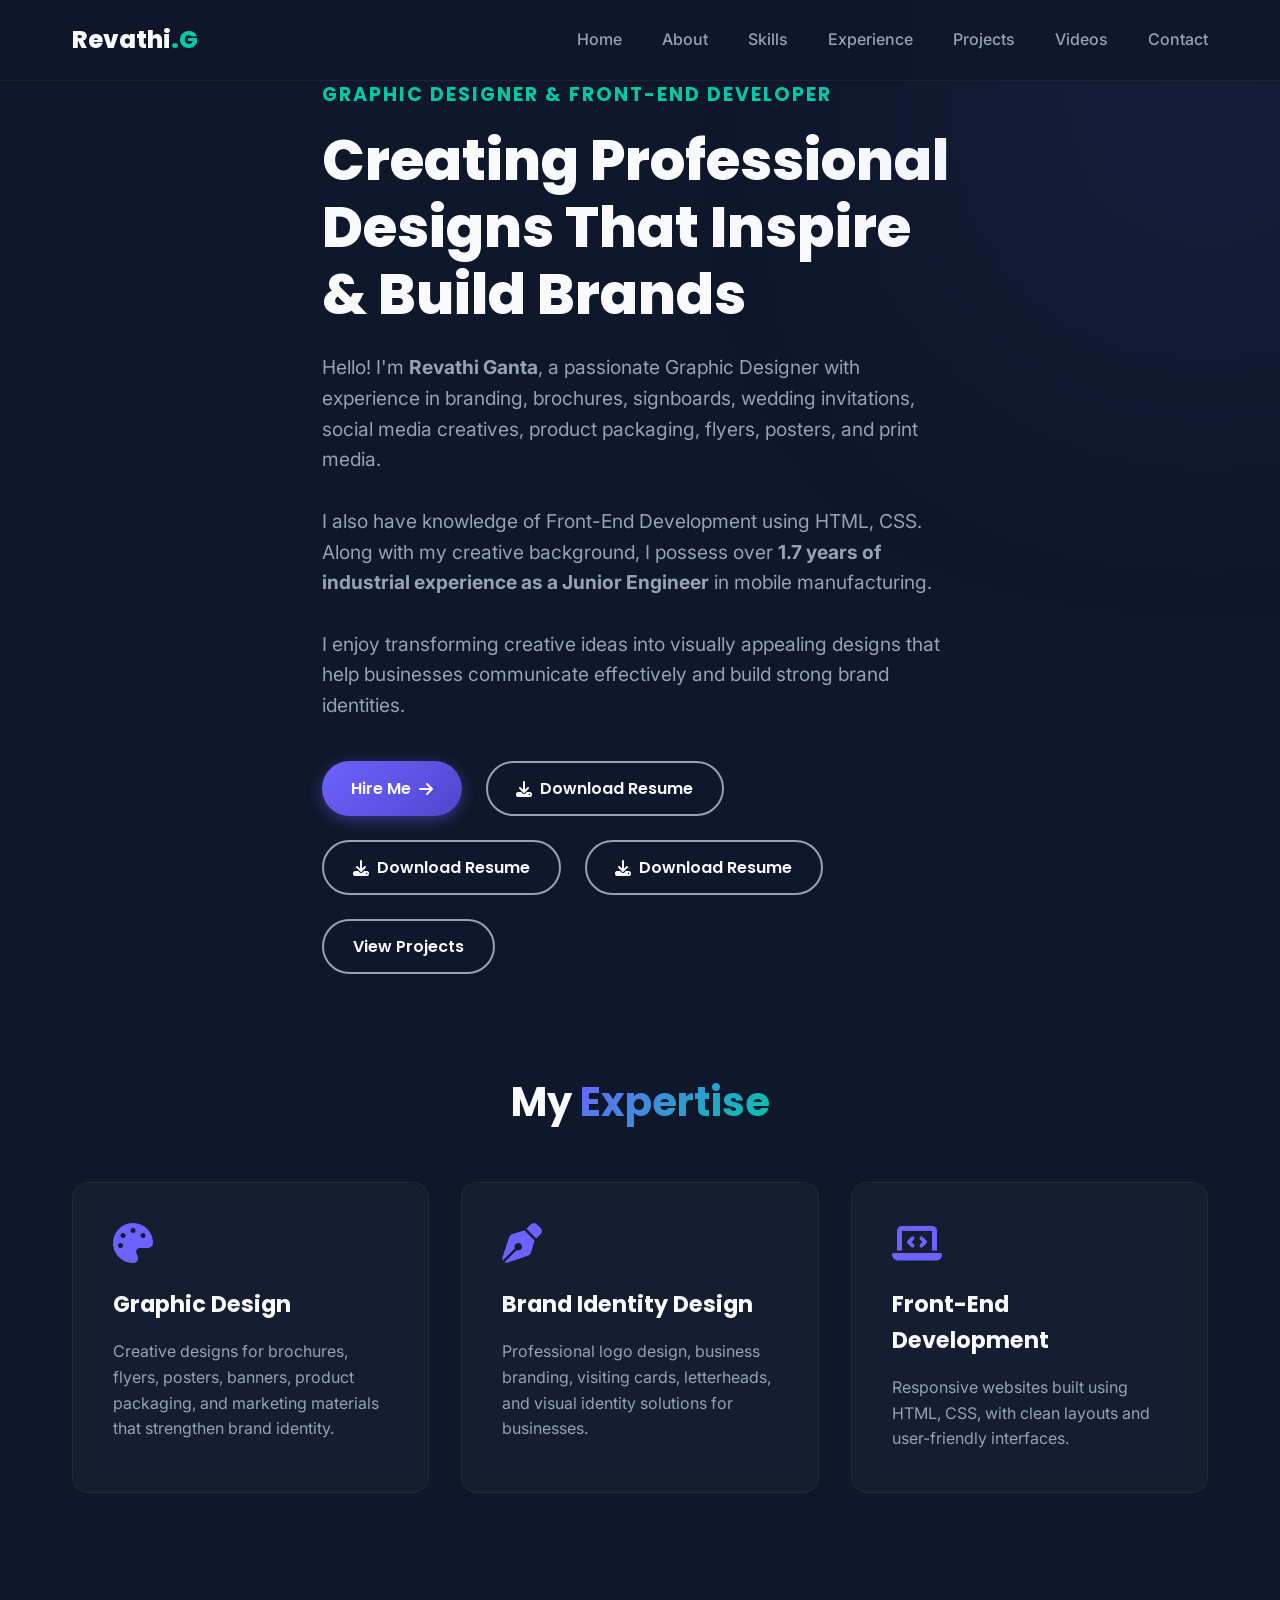
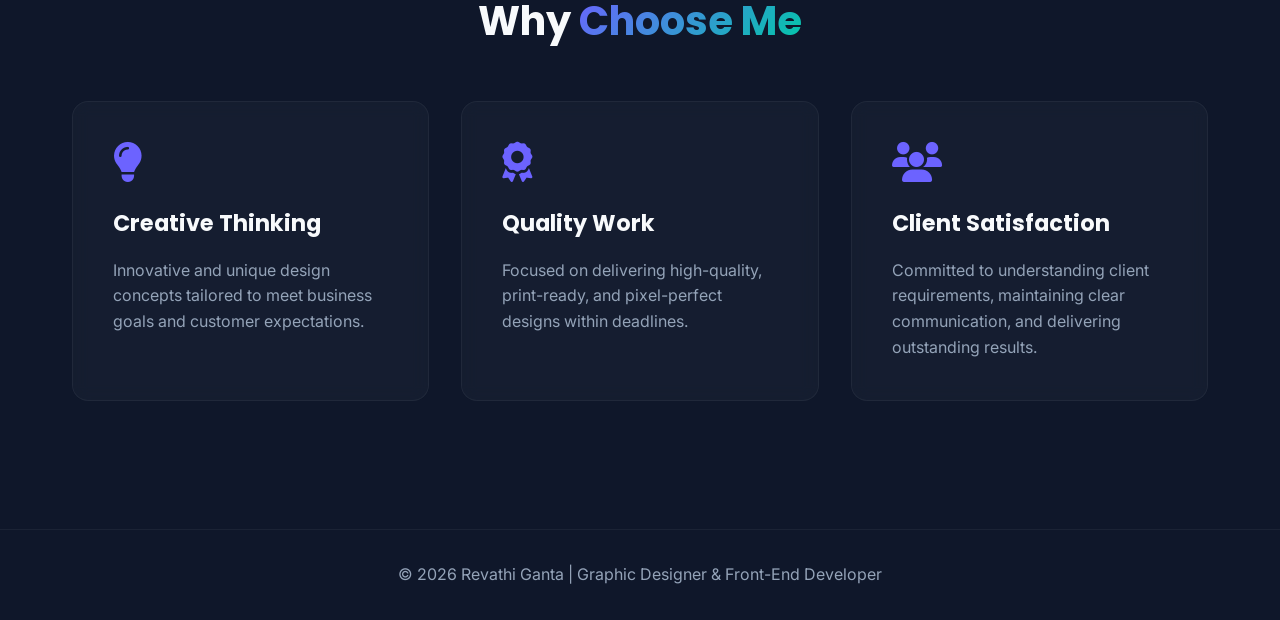
<file: index.html>
<!DOCTYPE html>
<html lang="en">
<head>
    <meta charset="UTF-8">
    <meta name="viewport" content="width=device-width, initial-scale=1.0">
    <meta name="description" content="Portfolio of Revathi Ganta, Creative Graphic Designer and Front-End Developer from Andhra Pradesh, India.">
    <title>Revathi Ganta | Graphic Designer Portfolio</title>
    <link rel="stylesheet" href="style.css">
    <link rel="stylesheet" href="https://cdnjs.cloudflare.com/ajax/libs/font-awesome/6.4.0/css/all.min.css">
</head>
<body>

<nav class="navbar">
    <div class="container">
        <a href="index.html" class="logo">Revathi<span>.G</span></a>

        <ul class="nav-links">
    <li><a href="index.html">Home</a></li>
    <li><a href="about.html">About</a></li>
    <li><a href="skills.html">Skills</a></li>
    <li><a href="experience.html">Experience</a></li>
    <li><a href="projects.html">Projects</a></li>

    <!-- కొత్తది -->
    <li><a href="videos.html">Videos</a></li>

    <li><a href="contact.html">Contact</a></li>
</ul>

        <div class="menu-toggle" id="mobile-menu">
            <span></span>
            <span></span>
            <span></span>
        </div>
    </div>
</nav>

<!-- HERO SECTION -->
<section class="hero">
    <div class="container hero-content">
        <h3>GRAPHIC DESIGNER & FRONT-END DEVELOPER</h3>
        <h1>Creating Professional Designs That Inspire & Build Brands</h1>
        <p>
            Hello! I'm <strong>Revathi Ganta</strong>, a passionate Graphic Designer with experience in
            branding, brochures, signboards, wedding invitations, social media creatives,
            product packaging, flyers, posters, and print media.
            <br><br>
            I also have knowledge of Front-End Development using HTML, CSS.
            Along with my creative background, I possess over <strong>1.7 years of industrial
            experience as a Junior Engineer</strong> in mobile manufacturing.
            <br><br>
            I enjoy transforming creative ideas into visually appealing designs that help
            businesses communicate effectively and build strong brand identities.
        </p>

        <div class="hero-btns">
            <a href="contact.html" class="btn btn-primary">
                Hire Me <i class="fas fa-arrow-right"></i>
            </a>

            <!-- ఇక్కడ క్లాస్ సింటాక్స్ ఫిక్స్ చేసాము -->
            <a href="./Resume/Revathi_Resume1.pdf" class="btn btn-secondary" download>
                <i class="fas fa-download"></i> Download Resume
            </a>
            <a href="./Resume/Revathi_Resume2.pdf" class="btn btn-secondary" download>
                <i class="fas fa-download"></i> Download Resume
            </a>
            <a href="./Resume/Revathi_Resume3.pdf" class="btn btn-secondary" download>
                <i class="fas fa-download"></i> Download Resume
            </a>

            <a href="projects.html" class="btn btn-secondary">
                View Projects
            </a>
        </div>
    </div>
</section>

<!-- EXPERTISE SECTION -->
<section class="container">
    <h2 class="section-title">My <span>Expertise</span></h2>
    <div class="grid-3">
        <div class="card">
            <i class="fas fa-palette"></i>
            <h3>Graphic Design</h3>
            <p>Creative designs for brochures, flyers, posters, banners, product packaging, and marketing materials that strengthen brand identity.</p>
        </div>

        <div class="card">
            <i class="fas fa-pen-nib"></i>
            <h3>Brand Identity Design</h3>
            <p>Professional logo design, business branding, visiting cards, letterheads, and visual identity solutions for businesses.</p>
        </div>

        <div class="card">
            <i class="fas fa-laptop-code"></i>
            <h3>Front-End Development</h3>
            <p>Responsive websites built using HTML, CSS, with clean layouts and user-friendly interfaces.</p>
        </div>
    </div>
</section>

<!-- WHY CHOOSE ME SECTION -->
<section class="container">
    <h2 class="section-title">Why <span>Choose Me</span></h2>
    <div class="grid-3">
        <div class="card">
            <i class="fas fa-lightbulb"></i>
            <h3>Creative Thinking</h3>
            <p>Innovative and unique design concepts tailored to meet business goals and customer expectations.</p>
        </div>

        <div class="card">
            <i class="fas fa-award"></i>
            <h3>Quality Work</h3>
            <p>Focused on delivering high-quality, print-ready, and pixel-perfect designs within deadlines.</p>
        </div>

        <div class="card">
            <i class="fas fa-users"></i>
            <h3>Client Satisfaction</h3>
            <p>Committed to understanding client requirements, maintaining clear communication, and delivering outstanding results.</p>
        </div>
    </div>
</section>

<footer>
    <p>© 2026 Revathi Ganta | Graphic Designer & Front-End Developer</p>
</footer>

<div class="scroll-top" id="scrollTopBtn">
    <i class="fas fa-arrow-up"></i>
</div>

<!-- జావాస్క్రిప్ట్ పాత్ కరెక్ట్ చేసాము -->
<script src="./script.js"></script>
</body>
</html>
</file>
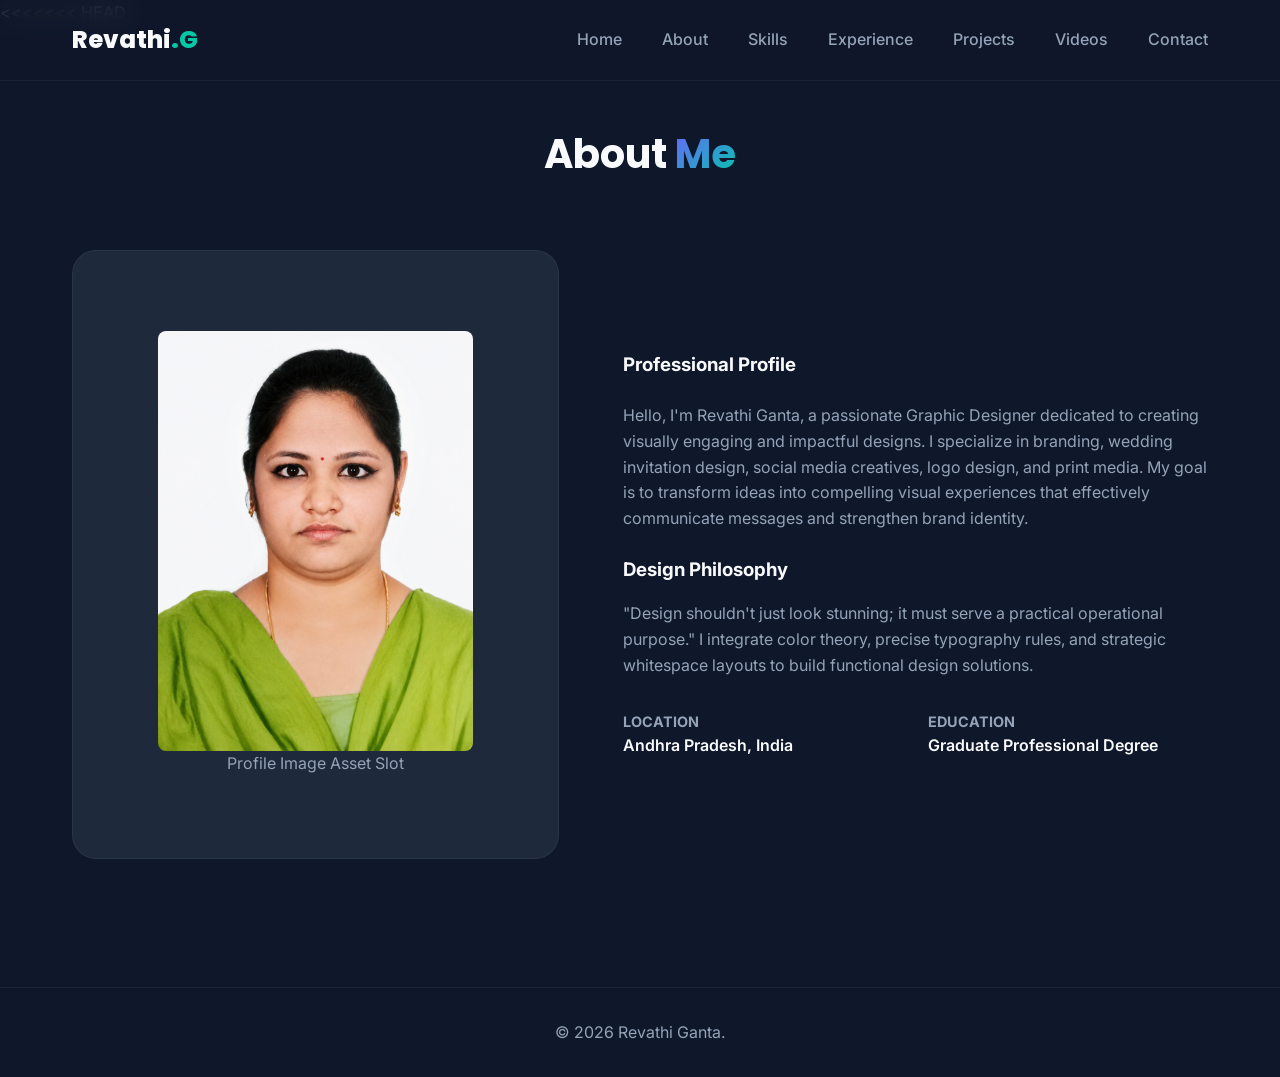
<file: about.html>
<<<<<<< HEAD
<!DOCTYPE html>
<html lang="en">
<head>
    <meta charset="UTF-8">
    <meta name="viewport" content="width=device-width, initial-scale=1.0">
    <title>About Me | Revathi Ganta</title>
    <link rel="stylesheet" href="style.css">
    <link rel="stylesheet" href="https://cdnjs.cloudflare.com/ajax/libs/font-awesome/6.4.0/css/all.min.css">
</head>
<body>
    <nav class="navbar">
    <div class="container">
        <a href="index.html" class="logo">Revathi<span>.G</span></a>
        <ul class="nav-links">
    <li><a href="index.html">Home</a></li>
    <li><a href="about.html">About</a></li>
    <li><a href="skills.html">Skills</a></li>
    <li><a href="experience.html">Experience</a></li>
    <li><a href="projects.html">Projects</a></li>

    <!-- కొత్తది -->
    <li><a href="videos.html">Videos</a></li>

    <li><a href="contact.html">Contact</a></li>
</ul>
        <div class="menu-toggle" id="mobile-menu">
            <span></span>
            <span></span>
            <span></span>
        </div>
    </div>
</nav>

    <main class="container">
        <h2 class="section-title">About <span>Me</span></h2>
        <div class="about-grid">
            <div class="about-img-wrapper">
                <div class="about-img-placeholder">
                    <img src="Revathi Photo/revathi photo.png" alt="Revathi Ganta" style="width: 100%; height: 420px; border-radius: 8px; object-fit: cover;">
                    <p>Profile Image Asset Slot</p>
                </div>
            </div>
            <div>
                <h3>Professional Profile</h3>
                <p style="margin: 1.5rem 0; color: var(--text-muted);">
                    Hello, I'm Revathi Ganta, a passionate Graphic Designer dedicated to creating visually engaging and impactful designs. I specialize in branding, wedding invitation design, social media creatives, logo design, and print media. My goal is to transform ideas into compelling visual experiences that effectively communicate messages and strengthen brand identity.
                </p>
                
                <h3>Design Philosophy</h3>
                <p style="margin: 1rem 0; color: var(--text-muted);">
                    "Design shouldn't just look stunning; it must serve a practical operational purpose." I integrate color theory, precise typography rules, and strategic whitespace layouts to build functional design solutions.
                </p>

                <div class="info-list">
                    <div class="info-item"><h4>Location</h4><p>Andhra Pradesh, India</p></div>
                    <div class="info-item"><h4>Education</h4><p>Graduate Professional Degree</p></div>
                    
                </div>
            </div>
        </div>
    </main>

    <footer>
        <p>&copy; 2026 Revathi Ganta.</p>
    </footer>

    <script src="./script.js"></script>
</body>
</file>
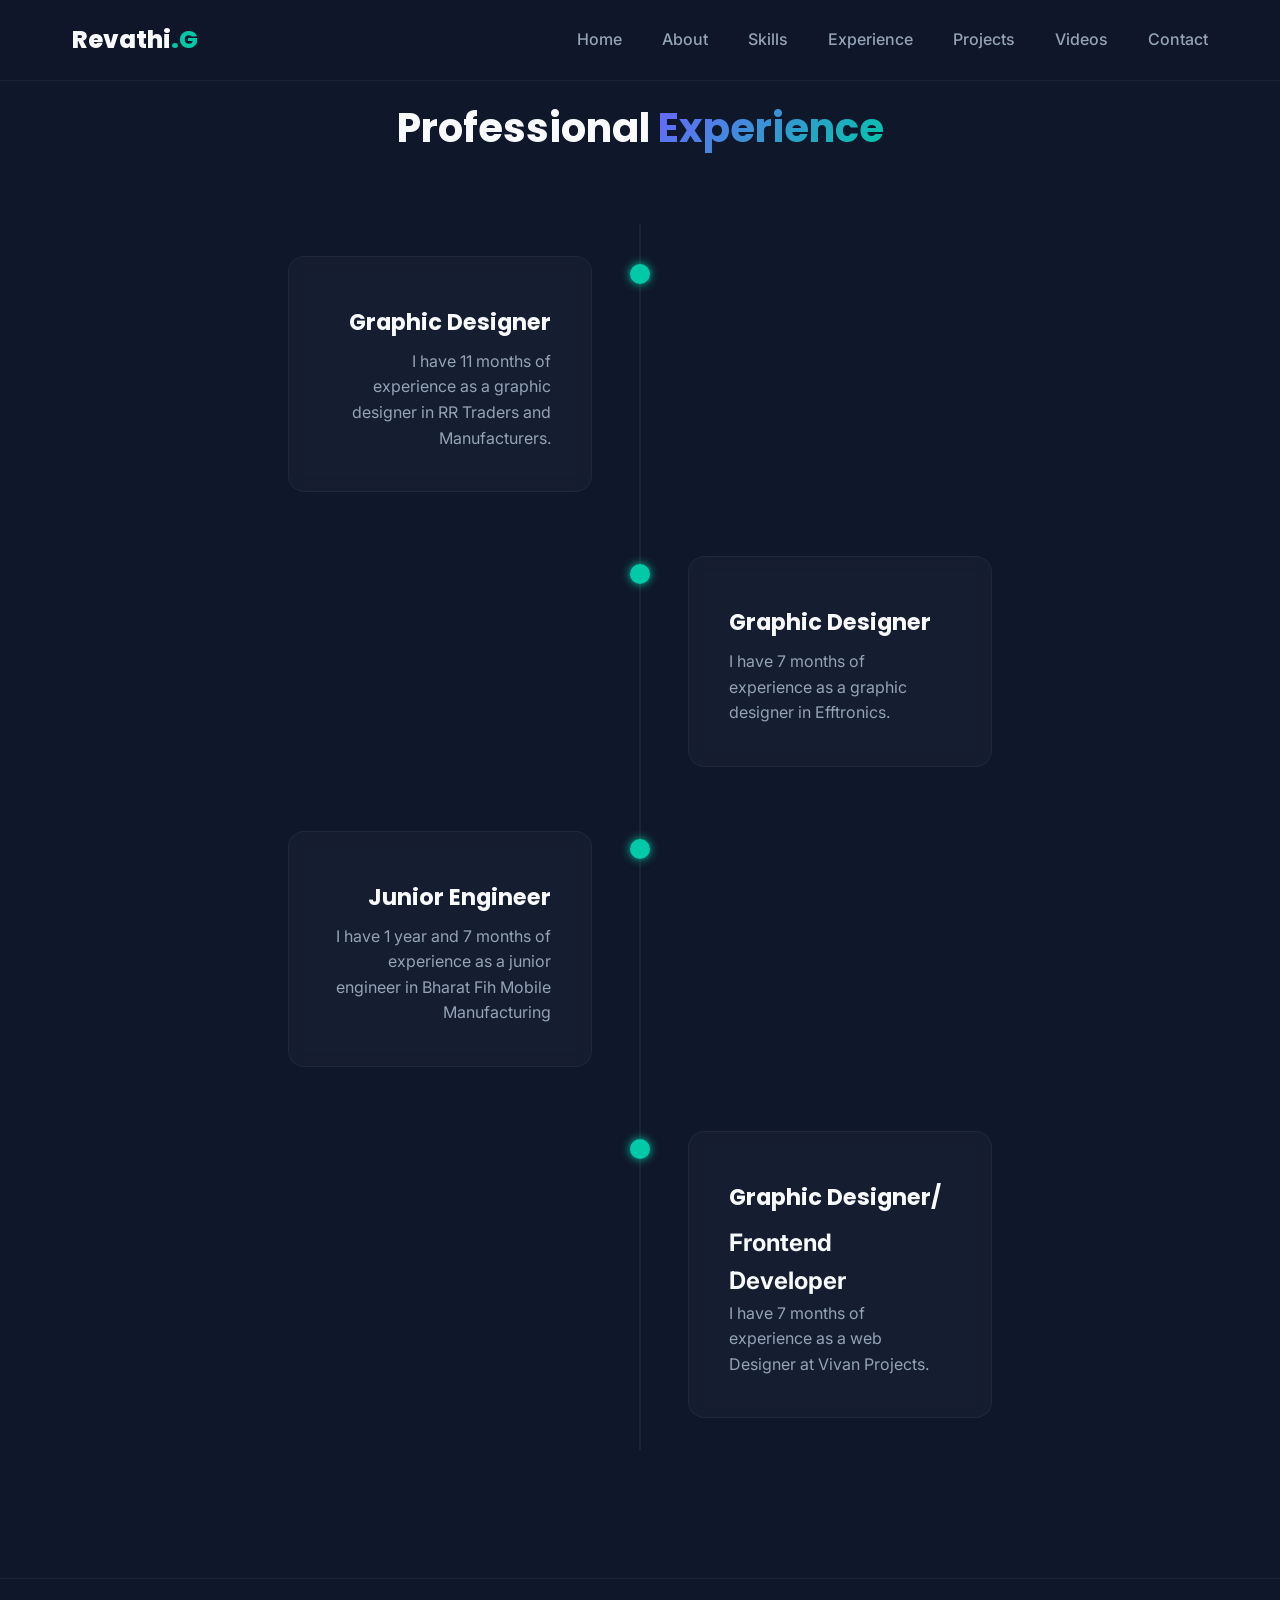
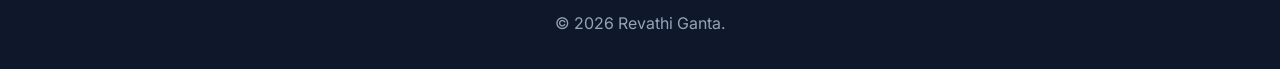
<file: experience.html>
<!DOCTYPE html>
<html lang="en">
<head>
    <meta charset="UTF-8">
    <meta name="viewport" content="width=device-width, initial-scale=1.0">
    <title>Experience & Journey | Revathi Ganta</title>
    <link rel="stylesheet" href="style.css">
    <link rel="stylesheet" href="https://cdnjs.cloudflare.com/ajax/libs/font-awesome/6.4.0/css/all.min.css">
</head>
<body>
    <nav class="navbar">
    <div class="container">
        <a href="index.html" class="logo">Revathi<span>.G</span></a>
        <ul class="nav-links">
    <li><a href="index.html">Home</a></li>
    <li><a href="about.html">About</a></li>
    <li><a href="skills.html">Skills</a></li>
    <li><a href="experience.html">Experience</a></li>
    <li><a href="projects.html">Projects</a></li>

    <!-- కొత్తది -->
    <li><a href="videos.html">Videos</a></li>

    <li><a href="contact.html">Contact</a></li>
</ul>
        <div class="menu-toggle" id="mobile-menu">
            <span></span>
            <span></span>
            <span></span>
        </div>
    </div>
</nav>

    <main class="container">
        <h2 class="section-title">Professional <span>Experience</span></h2>
        
        <div class="timeline">
            <div class="timeline-item">
                <div class="timeline-dot"></div>
                <div class="card">
                    
                    <h3 style="margin: 0.5rem 0;">Graphic Designer</h3>
                    <p>I have 11 months  of experience as a graphic designer in RR Traders and Manufacturers.</p>
                </div>
            </div>
            
            <div class="timeline-item">
                <div class="timeline-dot"></div>
                <div class="card">
                    
                    <h3 style="margin: 0.5rem 0;">Graphic Designer</h3>
                    <p>I have 7 months  of experience as a graphic designer in Efftronics.</p>
                </div>
            </div>
             <div class="timeline-item">
                <div class="timeline-dot"></div>
                <div class="card">
                    
                    <h3 style="margin: 0.5rem 0;">Junior Engineer</h3>
                    <p>I have 1 year and 7 months of experience as a junior engineer in Bharat Fih Mobile Manufacturing</p>
                </div>
            </div>

            <div class="timeline-item">
                <div class="timeline-dot"></div>
                <div class="card">
                    
                    <h3 style="margin: 0.5rem 0;">Graphic Designer/<h2>Frontend Developer</h2></h3>
                    <p>I have 7 months of experience as a web Designer at Vivan Projects.</p>
                </div>
            </div>
        </div>
    </main>

    <footer><p>&copy; 2026 Revathi Ganta.</p></footer>
    <script src="./script.js"></script>
</body>
</html>
</file>
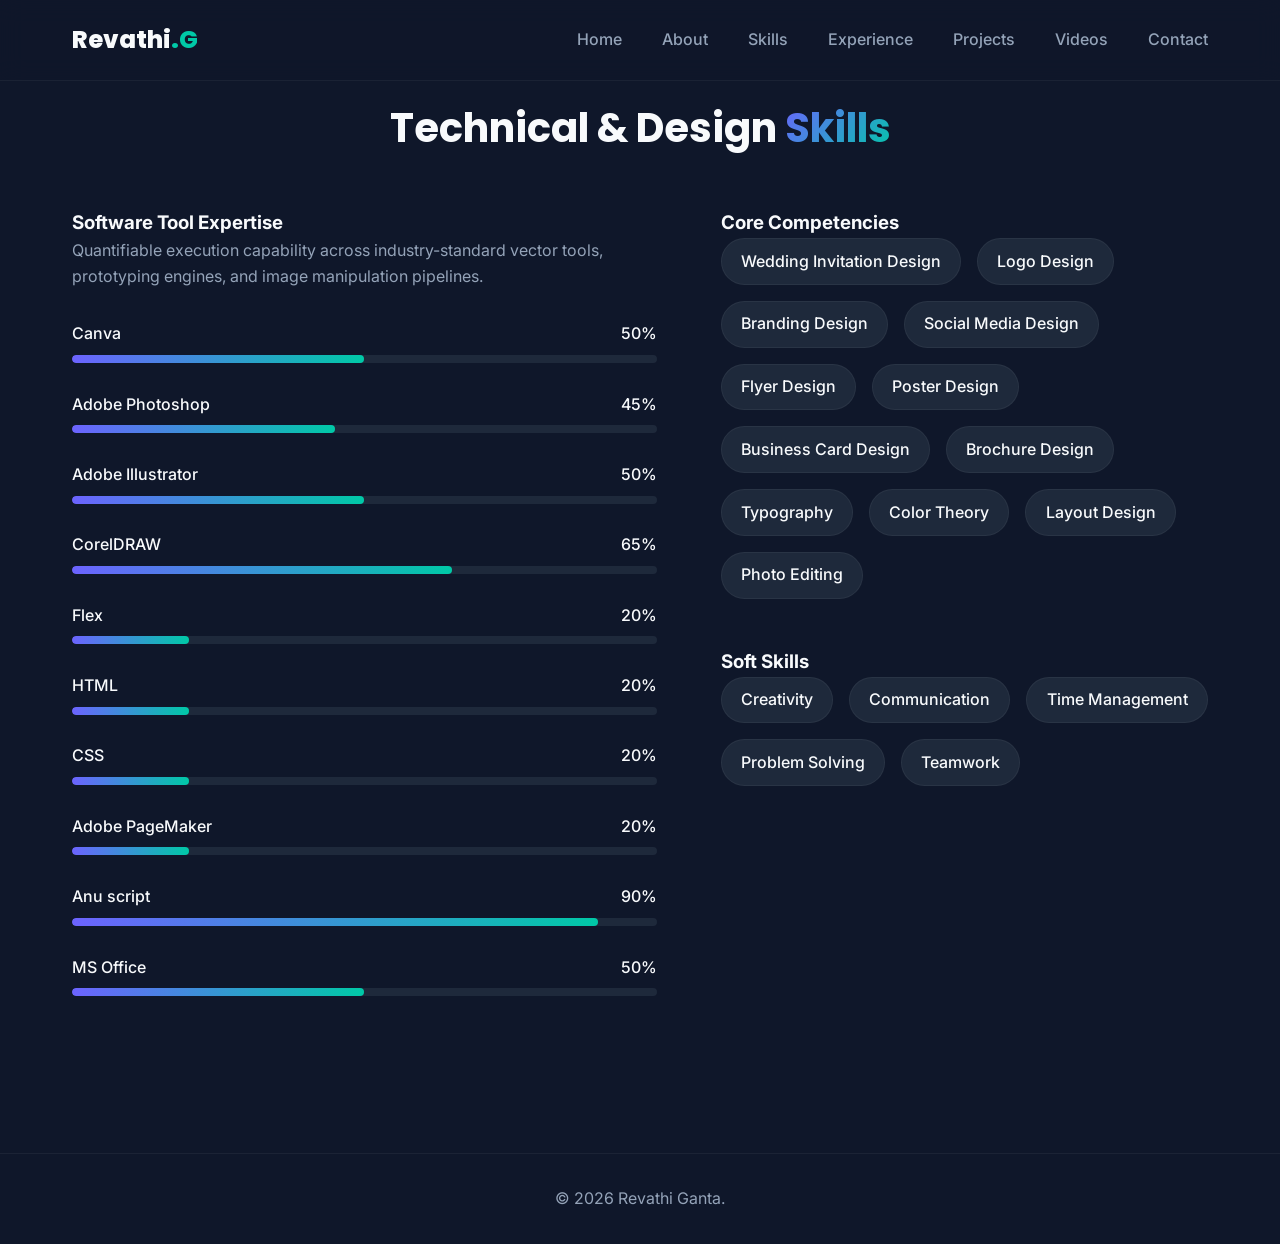
<file: skills.html>
<!DOCTYPE html>
<html lang="en">
<head>
    <meta charset="UTF-8">
    <meta name="viewport" content="width=device-width, initial-scale=1.0">
    <title>Professional Skills | Revathi Ganta</title>
    <link rel="stylesheet" href="style.css">
    <link rel="stylesheet" href="https://cdnjs.cloudflare.com/ajax/libs/font-awesome/6.4.0/css/all.min.css">
</head>
<body>
    <nav class="navbar">
    <div class="container">
        <a href="index.html" class="logo">Revathi<span>.G</span></a>
        <ul class="nav-links">
    <li><a href="index.html">Home</a></li>
    <li><a href="about.html">About</a></li>
    <li><a href="skills.html">Skills</a></li>
    <li><a href="experience.html">Experience</a></li>
    <li><a href="projects.html">Projects</a></li>

    <!-- కొత్తది -->
    <li><a href="videos.html">Videos</a></li>

    <li><a href="contact.html">Contact</a></li>
</ul>
        <div class="menu-toggle" id="mobile-menu">
            <span></span>
            <span></span>
            <span></span>
        </div>
    </div>
</nav>

    <main class="container">
        <h2 class="section-title">Technical & Design <span>Skills</span></h2>
        <div class="skills-container">
            <div>
                <h3>Software Tool Expertise</h3>
                <p style="color: var(--text-muted); margin-bottom: 2rem;">Quantifiable execution capability across industry-standard vector tools, prototyping engines, and image manipulation pipelines.</p>
                
                <div class="skill-bar-wrapper">
                    <div class="skill-info"><span>Canva</span><span>50%</span></div>
                    <div class="progress-line"><span style="width: 50%;"></span></div>
                </div>
                <div class="skill-bar-wrapper">
                    <div class="skill-info"><span>Adobe Photoshop</span><span>45%</span></div>
                    <div class="progress-line"><span style="width: 45%;"></span></div>
                </div>
                <div class="skill-bar-wrapper">
                    <div class="skill-info"><span>Adobe Illustrator</span><span>50%</span></div>
                    <div class="progress-line"><span style="width: 50%;"></span></div>
                </div>
                <div class="skill-bar-wrapper">
                    <div class="skill-info"><span>CorelDRAW</span><span>65%</span></div>
                    <div class="progress-line"><span style="width: 65%;"></span></div>
                </div>
                <div class="skill-bar-wrapper">
                    <div class="skill-info"><span>Flex</span><span>20%</span></div>
                    <div class="progress-line"><span style="width: 20%;"></span></div>
                </div>
                <div class="skill-bar-wrapper">
                    <div class="skill-info"><span>HTML</span><span>20%</span></div>
                    <div class="progress-line"><span style="width: 20%;"></span></div>
                </div>
                <div class="skill-bar-wrapper">
                    <div class="skill-info"><span>CSS</span><span>20%</span></div>
                    <div class="progress-line"><span style="width: 20%;"></span></div>
                </div>
                <div class="skill-bar-wrapper">
                    <div class="skill-info"><span>Adobe PageMaker</span><span>20%</span></div>
                    <div class="progress-line"><span style="width: 20%;"></span></div>
                </div>
                <div class="skill-bar-wrapper">
                    <div class="skill-info"><span>Anu script</span><span>90%</span></div>
                    <div class="progress-line"><span style="width: 90%;"></span></div>
                </div>
                <div class="skill-bar-wrapper">
                    <div class="skill-info"><span>MS Office</span><span>50%</span></div>
                    <div class="progress-line"><span style="width: 50%;"></span></div>
                </div>
            </div>

            <div>
                <h3>Core Competencies</h3>
                <div class="tags-container" style="margin-bottom: 3rem;">
                    <span class="tag">Wedding Invitation Design</span>
                    <span class="tag">Logo Design</span>
                    <span class="tag">Branding Design</span>
                    <span class="tag">Social Media Design</span>
                    <span class="tag">Flyer Design</span>
                    <span class="tag">Poster Design</span>
                    <span class="tag">Business Card Design</span>
                    <span class="tag">Brochure Design</span>
                    <span class="tag">Typography</span>
                    <span class="tag">Color Theory</span>
                    <span class="tag">Layout Design</span>
                    <span class="tag">Photo Editing</span>
                </div>

                <h3>Soft Skills</h3>
                <div class="tags-container">
                    <span class="tag">Creativity</span>
                    <span class="tag">Communication</span>
                    <span class="tag">Time Management</span>
                    <span class="tag">Problem Solving</span>
                    <span class="tag">Teamwork</span>
                </div>
            </div>
        </div>
    </main>

    <footer><p>&copy; 2026 Revathi Ganta.</p></footer>
    <script src="./script.js"></script>
</body>
</html>
</file>
<file: style.css>
/* ==========================================================================
   GLOBAL VARIABLES & RESET
   ========================================================================== */
@import url('https://fonts.googleapis.com/css2?family=Inter:wght@300;400;500;600&family=Poppins:wght@400;600;700;800&display=swap');

/* ఐకాన్స్ పర్‌ఫెక్ట్‌గా స్ట్రైట్‌గా (నిలువుగా) నిలబడటానికి */
/* ప్రతి ఐకాన్‌ను విడివిడిగా పర్‌ఫెక్ట్ యాంగిల్‌కి తిప్పడానికి */

.contact-method i {
    display: inline-block !important;
}

/* ఫోన్ ఐకాన్ కోసం */
.fa-phone, .fa-phone-flip {
    transform: rotate(-90deg) !important;
}

/* లొకేషన్ ఐకాన్ కోసం */

.fa-map-marker-alt, .fa-location-dot {
    transform: rotate(0deg) !important;
}

/* మీ పాత కోడ్ అంతా దీని కింద నుండి స్టార్ట్ అవుతుంది */

:root {
    --primary: #6C63FF;
    --secondary: #00C9A7;
    --bg-main: #0F172A;
    --bg-card: #1E293B;
    --text-main: #F8FAFC;
    --text-muted: #94A3B8;
    --glass-border: rgba(255, 255, 255, 0.05);
    --font-heading: 'Poppins', sans-serif;
    --font-body: 'Inter', sans-serif;
    --transition: all 0.4s cubic-bezier(0.4, 0, 0.2, 1);
}

* {
    margin: 0;
    padding: 0;
    box-sizing: border-box;
    text-decoration: none;
    list-style: none;
    border: none;
    outline: none;
}

html {
    scroll-behavior: smooth;
    font-size: 16px;
    overflow-x: hidden;
}

body {
    background-color: var(--bg-main);
    color: var(--text-main);
    font-family: var(--font-body);
    line-height: 1.6;
}

/* ==========================================================================
   REUSABLE COMPONENTS
   ========================================================================== */
.container {
    max-width: 1200px;
    margin: 0 auto;
    padding: 0 2rem;
}

.btn {
    display: inline-flex;
    align-items: center;
    gap: 0.5rem;
    padding: 0.8rem 1.8rem;
    border-radius: 50px;
    font-family: var(--font-heading);
    font-weight: 600;
    cursor: pointer;
    transition: var(--transition);
}

.btn-primary {
    background: linear-gradient(135deg, var(--primary), #5145CD);
    color: var(--text-main);
    box-shadow: 0 4px 15px rgba(108, 99, 255, 0.4);
}

.btn-primary:hover {
    transform: translateY(-3px);
    box-shadow: 0 8px 25px rgba(108, 99, 255, 0.6);
}

.btn-secondary {
    background: transparent;
    color: var(--text-main);
    border: 2px solid var(--text-muted);
}

.btn-secondary:hover {
    border-color: var(--secondary);
    color: var(--secondary);
    transform: translateY(-3px);
}

.section-title {
    font-family: var(--font-heading);
    font-size: 2.5rem;
    font-weight: 700;
    text-align: center;
    margin-bottom: 3rem;
    margin-top: 6rem;
}

.section-title span {
    background: linear-gradient(135deg, var(--primary), var(--secondary));
    -webkit-background-clip: text;
    -webkit-text-fill-color: transparent;
}

/* ==========================================================================
   NAVIGATION BAR
   ========================================================================== */
.navbar {
    position: fixed;
    top: 0;
    left: 0;
    width: 100%;
    z-index: 1000;
    background: rgba(15, 23, 42, 0.8);
    backdrop-filter: blur(12px);
    border-bottom: 1px solid var(--glass-border);
    transition: var(--transition);
}

.navbar .container {
    display: flex;
    justify-content: space-between;
    align-items: center;
    height: 80px;
}

.logo {
    font-family: var(--font-heading);
    font-size: 1.5rem;
    font-weight: 800;
    color: var(--text-main);
}

.logo span {
    color: var(--secondary);
}
.nav-links {
    display: flex;
    gap: 2.5rem;
}

.nav-links a {
    color: var(--text-muted);
    font-weight: 500;
    transition: var(--transition);
    position: relative;
    padding: 0.5rem 0;
}

.nav-links a:hover,
.nav-links a.active {
    color: var(--text-main);
}

.nav-links a::after {
    content: '';
    position: absolute;
    bottom: 0;
    left: 0;
    width: 0;
    height: 2px;
    background: linear-gradient(90deg, var(--primary), var(--secondary));
    transition: var(--transition);
}

.nav-links a:hover::after,
.nav-links a.active::after {
    width: 100%;
}

.menu-toggle {
    display: none;
    flex-direction: column;
    gap: 6px;
    cursor: pointer;
}

.menu-toggle span {
    width: 30px;
    height: 3px;
    background-color: var(--text-main);
    border-radius: 2px;
    transition: var(--transition);
}

/* ==========================================================================
   INDEX / HERO / FEATURES
   ========================================================================== */
.hero {
    min-height: 100vh;
    display: flex;
    align-items: center;
    padding-top: 80px;
    position: relative;
    overflow: hidden;
}

.hero::before {
    content: '';
    position: absolute;
    top: -10%;
    right: -10%;
    width: 400px;
    height: 400px;
    background: rgba(108, 99, 255, 0.15);
    filter: blur(150px);
    border-radius: 50%;
}

.hero-content {
    max-width: 700px;
}

.hero-content h3 {
    color: var(--secondary);
    font-family: var(--font-heading);
    font-size: 1.2rem;
    letter-spacing: 2px;
    margin-bottom: 1rem;
}

.hero-content h1 {
    font-family: var(--font-heading);
    font-size: 3.5rem;
    font-weight: 800;
    line-height: 1.2;
    margin-bottom: 1.5rem;
}

.hero-content p {
    color: var(--text-muted);
    font-size: 1.2rem;
    margin-bottom: 2.5rem;
}

.hero-btns {
    display: flex;
    gap: 1.5rem;
    flex-wrap: wrap;
}

.grid-3 {
    display: grid;
    grid-template-columns: repeat(auto-fit, minmax(300px, 1fr));
    gap: 2rem;
    margin-bottom: 5rem;
}

.card {
    background: rgba(30, 41, 59, 0.4);
    border: 1px solid var(--glass-border);
    backdrop-filter: blur(8px);
    border-radius: 16px;
    padding: 2.5rem;
    transition: var(--transition);
}

.card:hover {
    transform: translateY(-10px);
    border-color: rgba(108, 99, 255, 0.3);
    box-shadow: 0 10px 30px rgba(0, 0, 0, 0.3);
}

.card i {
    font-size: 2.5rem;
    color: var(--primary);
    margin-bottom: 1.5rem;
}

.card h3 {
    font-family: var(--font-heading);
    font-size: 1.4rem;
    margin-bottom: 1rem;
}

.card p {
    color: var(--text-muted);
}

/* ==========================================================================
   ABOUT PAGE
   ========================================================================== */
.about-grid {
    display: grid;
    grid-template-columns: 1fr 1.2fr;
    gap: 4rem;
    align-items: center;
    margin-top: 4rem;
}

.about-img-wrapper {
    position: relative;
    border-radius: 24px;
    overflow: hidden;
    aspect-ratio: 4/5;
    background: var(--bg-card);
    border: 1px solid var(--glass-border);
    display: flex;
    justify-content: center;
    align-items: center;
}

.about-img-placeholder {
    text-align: center;
    color: var(--text-muted);
}

.about-img-placeholder i {
    font-size: 4rem;
    margin-bottom: 1rem;
    color: var(--primary);
}

.info-list {
    display: grid;
    grid-template-columns: repeat(auto-fit, minmax(200px, 1fr));
    gap: 1.5rem;
    margin-top: 2rem;
}

.info-item h4 {
    color: var(--text-muted);
    font-size: 0.9rem;
    text-transform: uppercase;
}

.info-item p {
    font-weight: 600;
}

/* ==========================================================================
   SKILLS PAGE
   ========================================================================== */
.skills-container {
    display: grid;
    grid-template-columns: 1.2fr 1fr;
    gap: 4rem;
}

.skill-bar-wrapper {
    margin-bottom: 1.8rem;
}

.skill-info {
    display: flex;
    justify-content: space-between;
    margin-bottom: 0.5rem;
    font-weight: 500;
}

.progress-line {
    height: 8px;
    width: 100%;
    background: var(--bg-card);
    border-radius: 10px;
    position: relative;
    overflow: hidden;
}

.progress-line span {
    height: 100%;
    background: linear-gradient(90deg, var(--primary), var(--secondary));
    position: absolute;
    left: 0;
    top: 0;
    border-radius: 10px;
    width: 0;
    transition: width 1.5s cubic-bezier(0.1, 1, 0.1, 1);
}

.tags-container {
    display: flex;
    flex-wrap: wrap;
    gap: 1rem;
}

.tag {
    background: var(--bg-card);
    border: 1px solid var(--glass-border);
    padding: 0.6rem 1.2rem;
    border-radius: 50px;
    font-weight: 500;
    transition: var(--transition);
}

.tag:hover {
    border-color: var(--secondary);
    color: var(--secondary);
}

/* ==========================================================================
   EXPERIENCE PAGE
   ========================================================================== */
.timeline {
    position: relative;
    max-width: 800px;
    margin: 4rem auto;
}

.timeline::before {
    content: '';
    position: absolute;
    left: 50%;
    width: 2px;
    height: 100%;
    background: var(--glass-border);
    transform: translateX(-50%);
}

.timeline-item {
    padding: 2rem 3rem;
    position: relative;
    width: 50%;
}

.timeline-item:nth-child(odd) {
    left: 0;
    text-align: right;
}

.timeline-item:nth-child(even) {
    left: 50%;
}

.timeline-dot {
    position: absolute;
    right: -10px;
    top: 2.5rem;
    width: 20px;
    height: 20px;
    background: var(--secondary);
    border-radius: 50%;
    box-shadow: 0 0 10px var(--secondary);
    z-index: 5;
}

.timeline-item:nth-child(even) .timeline-dot {
    left: -10px;
}

/* ==========================================================================
   PROJECTS PAGE (GALLERY & FILTER)
   ========================================================================== */
.filter-tabs {
    display: flex;
    justify-content: center;
    gap: 1rem;
    margin-bottom: 3rem;
    flex-wrap: wrap;
}

.filter-btn {
    background: var(--bg-card);
    color: var(--text-muted);
    padding: 0.6rem 1.5rem;
    border-radius: 50px;
    cursor: pointer;
    font-weight: 500;
    transition: var(--transition);
    border: 1px solid var(--glass-border);
}

.filter-btn.active, .filter-btn:hover {
    background: var(--primary);
    color: var(--text-main);
    box-shadow: 0 4px 15px rgba(108, 99, 255, 0.3);
}

.gallery-grid {
    display: grid;
    grid-template-columns: repeat(auto-fit, minmax(320px, 1fr));
    gap: 2rem;
}

.project-card {
    background: var(--bg-card);
    border-radius: 16px;
    overflow: hidden;
    border: 1px solid var(--glass-border);
    transition: var(--transition);
    display: none;
}

.project-card.show {
    display: block;
    animation: fadeIn 0.5s ease;
}

.project-img-placeholder {
    height: 220px;
    background: linear-gradient(135deg, #2A3B56, #1E293B);
    display: flex;
    flex-direction: column;
    justify-content: center;
    align-items: center;
    color: var(--text-muted);
    position: relative;
}

.project-img-placeholder i {
    font-size: 3rem;
    margin-bottom: 0.5rem;
}

.project-info {
    padding: 1.5rem;
}

.project-tools {
    font-size: 0.85rem;
    color: var(--secondary);
    margin-bottom: 0.5rem;
    font-weight: 600;
}

/* Lightbox Modal */
.lightbox {
    position: fixed;
    top: 0; left: 0; width: 100%; height: 100%;
    background: rgba(15, 23, 42, 0.95);
    z-index: 2000;
    display: none;
    justify-content: center;
    align-items: center;
    flex-direction: column;
}

.lightbox-content {
    max-width: 80%;
    max-height: 70%;
    background: var(--bg-card);
    padding: 2rem;
    border-radius: 16px;
    text-align: center;
}

.lightbox-close {
    position: absolute;
    top: 30px; right: 40px;
    font-size: 2.5rem; color: #fff; cursor: pointer;
}

/* ==========================================================================
   CONTACT PAGE
   ========================================================================== */
.contact-grid {
    display: grid;
    grid-template-columns: 1fr 1.5fr;
    gap: 4rem;
}

.contact-details {
    display: flex;
    flex-direction: column;
    gap: 2rem;
}

.contact-method {
    display: flex;
    align-items: center;
    gap: 1.5rem;
}

.contact-method i {
    font-size: 1.8rem;
    color: var(--secondary);
    background: var(--bg-card);
    padding: 1rem;
    border-radius: 12px;
}

.contact-form {
    display: flex;
    flex-direction: column;
    gap: 1.5rem;
}

.form-group input, .form-group textarea {
    width: 100%;
    padding: 1rem 1.5rem;
    background: var(--bg-card);
    border: 1px solid var(--glass-border);
    border-radius: 10px;
    color: var(--text-main);
    font-family: var(--font-body);
}

.form-group input:focus, .form-group textarea:focus {
    border-color: var(--primary);
}

.social-links {
    display: flex;
    gap: 1.5rem;
    margin-top: 2rem;
}

.social-links a {
    color: var(--text-muted);
    font-size: 1.5rem;
    transition: var(--transition);
}

.social-links a:hover {
    color: var(--primary);
    transform: scale(1.2);
}

/* ==========================================================================
   FOOTER & BACK TO TOP
   ========================================================================== */
footer {
    border-top: 1px solid var(--glass-border);
    padding: 2rem 0;
    text-align: center;
    color: var(--text-muted);
    margin-top: 8rem;
}

.scroll-top {
    position: fixed;
    bottom: 30px; right: 30px;
    background: var(--primary);
    color: #fff; width: 45px; height: 45px;
    border-radius: 50%; display: none;
    justify-content: center; align-items: center;
    cursor: pointer; z-index: 999;
}

/* ==========================================================================
   ANIMATIONS & MEDIA QUERIES
   ========================================================================== */
@keyframes fadeIn {
    from { opacity: 0; transform: translateY(10px); }
    to { opacity: 1; transform: translateY(0); }
}

@media (max-width: 992px) {
    .about-grid, .skills-container, .contact-grid { grid-template-columns: 1fr; gap: 3rem; }
    .timeline::before { left: 40px; }
    .timeline-item { width: 100%; left: 0 !important; text-align: left !important; padding-left: 5rem; }
    .timeline-dot { left: 30px !important; }
}

@media (max-width: 768px) {
    .nav-links {
        position: fixed; top: 80px; left: -100%; width: 100%; height: calc(100vh - 80px);
        background: var(--bg-main); flex-direction: column; align-items: center;
        padding-top: 3rem; transition: var(--transition);
    }
    .nav-links.active { left: 0; }
    .menu-toggle { display: flex; }
    .menu-toggle.active span:nth-child(1) { transform: rotate(45deg) translate(6px, 6px); }
    .menu-toggle.active span:nth-child(2) { opacity: 0; }
    .menu-toggle.active span:nth-child(3) { transform: rotate(-45deg) translate(6px, -6px); }
    .hero-content h1 { font-size: 2.5rem; }
}
/* మొబైల్ స్క్రీన్ కోసం ఈ కోడ్ తప్పనిసరి */
/* ==========================================================================
   MOBILE & RESPONSIVE NAVIGATION STYLES
   ========================================================================== */

@media (max-width: 768px) {
    /* 1. మొబైల్‌లో 3 గీతల బటన్ కనిపించడానికి */
    .menu-toggle {
        display: flex; 
        flex-direction: column;
        justify-content: space-between;
        width: 30px;
        height: 21px;
        cursor: pointer;
        z-index: 1001; /* మెనూ కంటే పైనే ఉండాలి */
    }

    /* 3 గీతల యొక్క లైన్స్ స్టైలింగ్ */
    .menu-toggle span {
        display: block;
        height: 3px;
        width: 100%;
        background-color: #ffffff; 
        border-radius: 3px;
        transition: all 0.3s ease;
    }

    /* మొబైల్ మెనూ స్క్రీన్ బయట దాచడానికి */
    .nav-links {
        position: fixed;
        top: 80px;
        left: -100%; /* మొదట ఎడమ వైపున దాగి ఉంటుంది */
        width: 100%;
        height: calc(100vh - 80px);
        background-color: #0F172A; 
        flex-direction: column;
        align-items: center;
        padding-top: 2rem;
        transition: 0.4s ease;
        z-index: 1000;
    }

    /* JavaScript క్లిక్ చేసినప్పుడు ఈ 'active' క్లాస్ మెనూని ముందుకు తెస్తుంది */
    .nav-links.active {
        left: 0;
    }

    /* HAMBURGER TO 'X' ANIMATION SYSTEM */
    .menu-toggle.active span:nth-child(1) {
        transform: translateY(9px) rotate(45deg);
    }

    .menu-toggle.active span:nth-child(2) {
        opacity: 0;
        transform: translateX(-20px);
    }

    .menu-toggle.active span:nth-child(3) {
        transform: translateY(-9px) rotate(-45deg);
    }

    /* --------------------------------------------------------------------------
       2. CONTACT PAGE RESPONSIVE & ALIGNMENT FIX
       (ఐకాన్స్, కంటెంట్ ఆపోజిట్ అవ్వకుండా ఒకదాని కింద ఒకటి సరిగ్గా రావడానికి)
       -------------------------------------------------------------------------- */
    .contact-container, .contact-wrapper, .grid-2 {
        display: flex !important;
        flex-direction: column !important; /* నిలువుగా మారుస్తుంది */
        gap: 2.5rem;
    }

    /* ప్రతి కాంటాక్ట్ ఐటమ్ (Icon + Text) బాక్స్ స్టైలింగ్ */
    .contact-item, .info-item {
        display: flex !important;
        flex-direction: row !important; /* ఐకాన్ ఎడమ వైపు, టెక్స్ట్ కుడి వైపు సమానంగా ఉండడానికి */
        align-items: center !important;
        text-align: left !important;
        gap: 15px;
        width: 100%;
    }
}

/*==========================
VIDEO PAGE
===========================*/

.video-grid{

display:grid;

grid-template-columns:repeat(auto-fit,minmax(350px,1fr));

gap:30px;

margin-top:50px;

}

.video-card{

background:#1E293B;

padding:20px;

border-radius:15px;

transition:.3s;

box-shadow:0 5px 15px rgba(0,0,0,.2);

}

.video-card:hover{

transform:translateY(-8px);

}

.video-card video{

width:100%;

border-radius:10px;

}

.video-card h3{

margin-top:15px;

font-size:22px;

}

.video-card p{

color:#94A3B8;

margin-top:5px;

}
@media(max-width:768px){

.video-grid{

grid-template-columns:1fr;

}

.video-card{

padding:15px;

}

.video-card h3{

font-size:20px;

}

}
</file>
